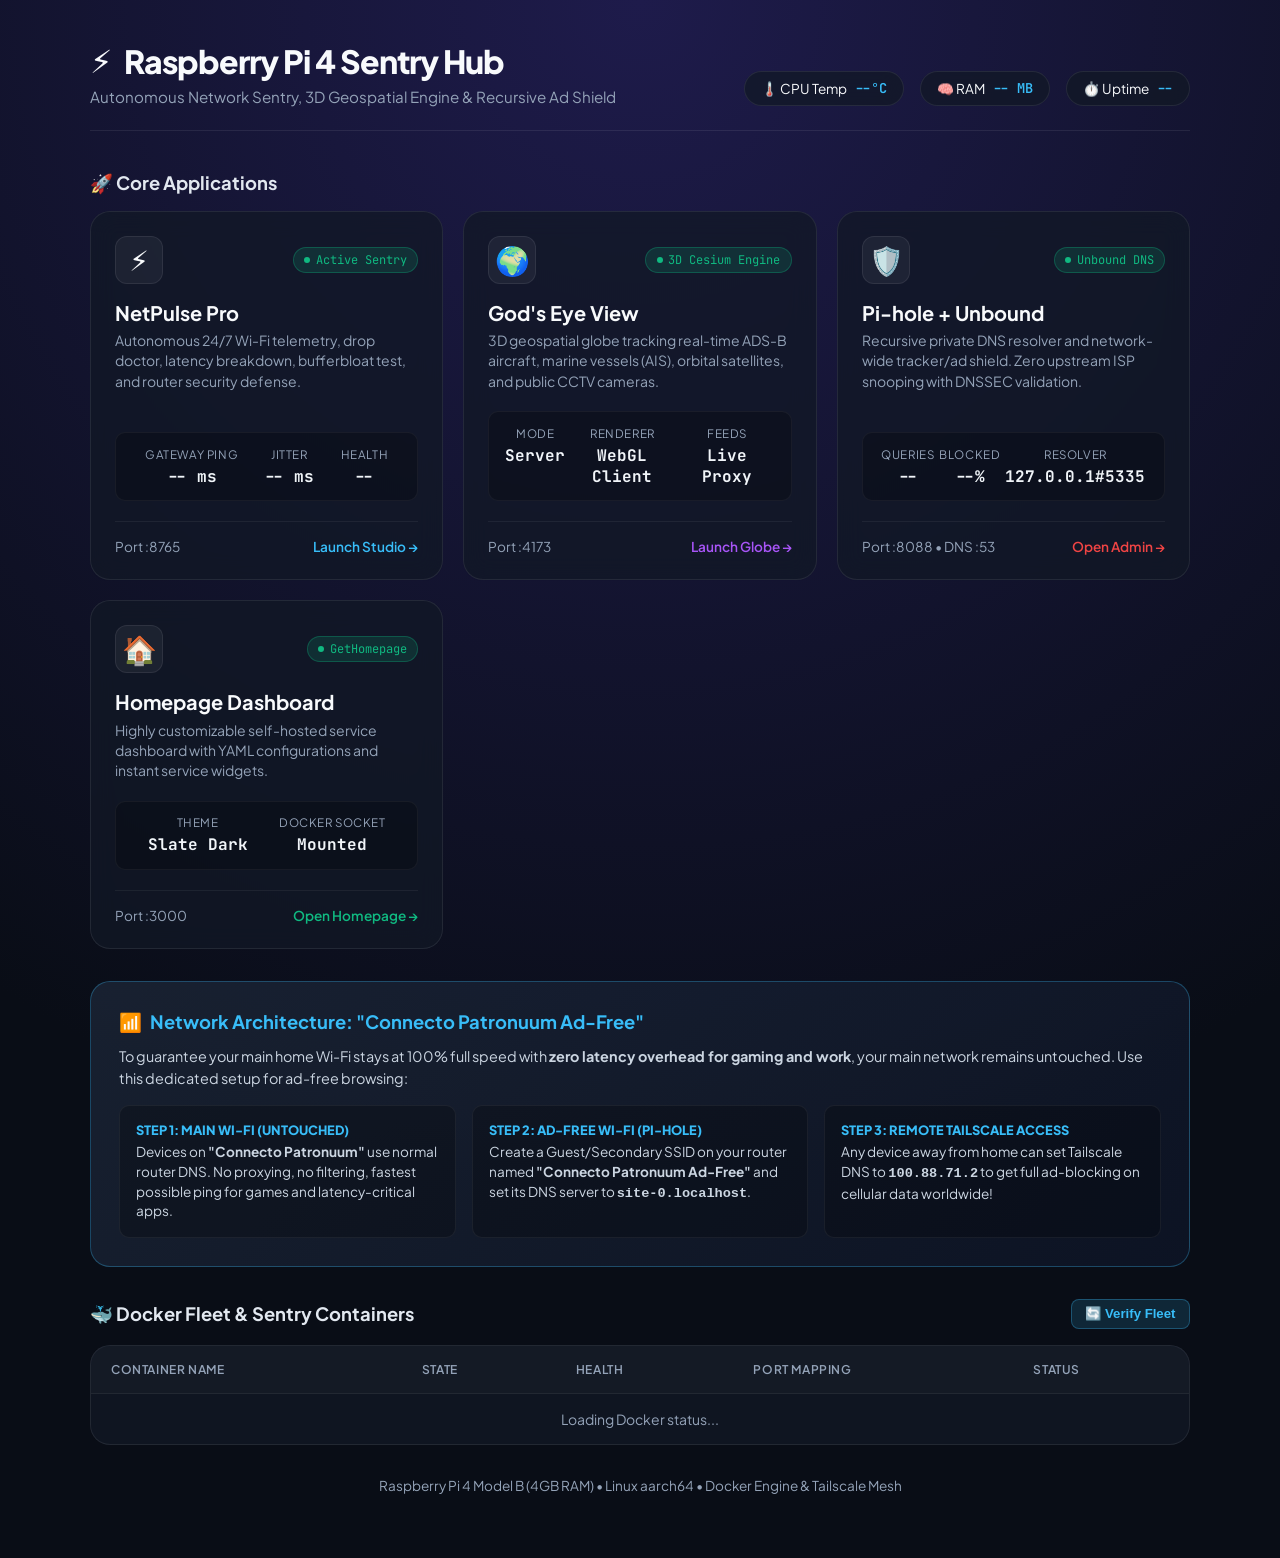
<file: portal/index.html>
<!DOCTYPE html>
<html lang="en">
<head>
  <meta charset="UTF-8">
  <meta name="viewport" content="width=device-width, initial-scale=1.0">
  <title>Raspberry Pi 4 Sentry Hub</title>
  <link rel="preconnect" href="https://fonts.googleapis.com">
  <link rel="preconnect" href="https://fonts.gstatic.com" crossorigin>
  <link href="https://fonts.googleapis.com/css2?family=Plus+Jakarta+Sans:wght@400;500;600;700;800&family=JetBrains+Mono:wght@500;600&display=swap" rel="stylesheet">
  <style>
    :root {
      --bg: #090d16;
      --card-bg: rgba(18, 24, 38, 0.75);
      --card-border: rgba(255, 255, 255, 0.08);
      --card-hover: rgba(255, 255, 255, 0.16);
      --text: #f8fafc;
      --muted: #94a3b8;
      --accent-pulse: #38bdf8;
      --accent-eye: #a855f7;
      --accent-pihole: #ef4444;
      --accent-home: #10b981;
      --accent-tail: #6366f1;
      --healthy: #10b981;
      --warning: #f59e0b;
    }
    * { box-sizing: border-box; margin: 0; padding: 0; }
    body {
      font-family: 'Plus Jakarta Sans', system-ui, sans-serif;
      background: radial-gradient(circle at 50% 0%, #1e1b4b 0%, var(--bg) 70%);
      color: var(--text);
      min-height: 100vh;
      display: flex;
      flex-direction: column;
      align-items: center;
      padding: 2.5rem 1.5rem 4rem;
    }
    .container {
      width: 100%;
      max-width: 1100px;
    }
    header {
      margin-bottom: 2.5rem;
      display: flex;
      justify-content: space-between;
      align-items: flex-end;
      flex-wrap: wrap;
      gap: 1.5rem;
      border-bottom: 1px solid var(--card-border);
      padding-bottom: 1.5rem;
    }
    .brand h1 {
      font-size: 2rem;
      font-weight: 800;
      letter-spacing: -0.03em;
      display: flex;
      align-items: center;
      gap: 0.75rem;
    }
    .brand p {
      color: var(--muted);
      font-size: 0.95rem;
      margin-top: 0.35rem;
    }
    .quick-stats {
      display: flex;
      gap: 1rem;
      flex-wrap: wrap;
    }
    .stat-pill {
      background: var(--card-bg);
      border: 1px solid var(--card-border);
      border-radius: 9999px;
      padding: 0.45rem 1rem;
      font-size: 0.85rem;
      display: flex;
      align-items: center;
      gap: 0.5rem;
      backdrop-filter: blur(10px);
    }
    .stat-pill .val {
      font-family: 'JetBrains Mono', monospace;
      font-weight: 600;
      color: #38bdf8;
    }
    .section-title {
      font-size: 1.15rem;
      font-weight: 700;
      color: #e2e8f0;
      margin: 2rem 0 1rem;
      display: flex;
      align-items: center;
      justify-content: space-between;
    }
    .section-title span {
      display: flex;
      align-items: center;
      gap: 0.5rem;
    }
    .grid {
      display: grid;
      grid-template-columns: repeat(auto-fit, minmax(320px, 1fr));
      gap: 1.25rem;
      margin-bottom: 2rem;
    }
    .card {
      background: var(--card-bg);
      border: 1px solid var(--card-border);
      border-radius: 1.25rem;
      padding: 1.5rem;
      text-decoration: none;
      color: inherit;
      transition: all 0.25s ease;
      display: flex;
      flex-direction: column;
      position: relative;
      overflow: hidden;
      backdrop-filter: blur(12px);
    }
    .card:hover {
      transform: translateY(-3px);
      border-color: var(--card-hover);
      box-shadow: 0 16px 32px -8px rgba(0, 0, 0, 0.4);
    }
    .card-header {
      display: flex;
      align-items: center;
      justify-content: space-between;
      margin-bottom: 1rem;
    }
    .card-icon {
      font-size: 1.75rem;
      width: 48px;
      height: 48px;
      display: flex;
      align-items: center;
      justify-content: center;
      border-radius: 12px;
      background: rgba(255, 255, 255, 0.05);
      border: 1px solid rgba(255, 255, 255, 0.08);
    }
    .card-badge {
      font-size: 0.75rem;
      font-family: 'JetBrains Mono', monospace;
      padding: 0.25rem 0.65rem;
      border-radius: 9999px;
      background: rgba(16, 185, 129, 0.15);
      color: var(--healthy);
      border: 1px solid rgba(16, 185, 129, 0.3);
      display: flex;
      align-items: center;
      gap: 0.35rem;
    }
    .dot {
      width: 6px;
      height: 6px;
      border-radius: 50%;
      background: currentColor;
    }
    .card h3 {
      font-size: 1.25rem;
      font-weight: 700;
      margin-bottom: 0.35rem;
    }
    .card p.desc {
      color: var(--muted);
      font-size: 0.875rem;
      line-height: 1.45;
      margin-bottom: 1.25rem;
      flex-grow: 1;
    }
    .live-widget {
      background: rgba(0, 0, 0, 0.25);
      border: 1px solid rgba(255, 255, 255, 0.05);
      border-radius: 10px;
      padding: 0.85rem 1rem;
      margin-bottom: 1.25rem;
      display: flex;
      justify-content: space-around;
      text-align: center;
    }
    .w-item .w-label {
      font-size: 0.725rem;
      text-transform: uppercase;
      letter-spacing: 0.05em;
      color: var(--muted);
      margin-bottom: 0.25rem;
    }
    .w-item .w-val {
      font-family: 'JetBrains Mono', monospace;
      font-size: 1rem;
      font-weight: 700;
      color: #f1f5f9;
    }
    .card-footer {
      display: flex;
      align-items: center;
      justify-content: space-between;
      border-top: 1px solid rgba(255, 255, 255, 0.06);
      padding-top: 1rem;
      font-size: 0.85rem;
      color: var(--muted);
    }
    .btn-launch {
      font-weight: 600;
      display: inline-flex;
      align-items: center;
      gap: 0.35rem;
      color: var(--accent-pulse);
    }
    .card.pulse .btn-launch { color: var(--accent-pulse); }
    .card.eye .btn-launch { color: var(--accent-eye); }
    .card.pihole .btn-launch { color: var(--accent-pihole); }
    .card.home .btn-launch { color: var(--accent-home); }

    /* Docker Fleet Table */
    .docker-table {
      width: 100%;
      border-collapse: separate;
      border-spacing: 0;
      background: var(--card-bg);
      border: 1px solid var(--card-border);
      border-radius: 1.25rem;
      overflow: hidden;
      margin-bottom: 2rem;
      backdrop-filter: blur(12px);
    }
    .docker-table th, .docker-table td {
      padding: 1rem 1.25rem;
      text-align: left;
      font-size: 0.875rem;
      border-bottom: 1px solid rgba(255, 255, 255, 0.06);
    }
    .docker-table th {
      background: rgba(255, 255, 255, 0.02);
      color: var(--muted);
      font-weight: 600;
      text-transform: uppercase;
      font-size: 0.75rem;
      letter-spacing: 0.05em;
    }
    .docker-table tr:last-child td { border-bottom: none; }
    .c-name {
      font-weight: 700;
      font-family: 'JetBrains Mono', monospace;
      color: #f1f5f9;
    }
    .c-ports {
      font-family: 'JetBrains Mono', monospace;
      color: #38bdf8;
      font-size: 0.8rem;
    }

    /* Guide Box */
    .guide-box {
      background: linear-gradient(135deg, rgba(30, 41, 59, 0.7) 0%, rgba(15, 23, 42, 0.7) 100%);
      border: 1px solid rgba(56, 189, 248, 0.3);
      border-radius: 1.25rem;
      padding: 1.75rem;
      margin-bottom: 2rem;
      position: relative;
    }
    .guide-box h4 {
      font-size: 1.15rem;
      font-weight: 700;
      margin-bottom: 0.75rem;
      color: #38bdf8;
      display: flex;
      align-items: center;
      gap: 0.5rem;
    }
    .guide-steps {
      display: grid;
      grid-template-columns: repeat(auto-fit, minmax(260px, 1fr));
      gap: 1rem;
      margin-top: 1rem;
    }
    .step-card {
      background: rgba(0, 0, 0, 0.25);
      border: 1px solid rgba(255, 255, 255, 0.06);
      border-radius: 10px;
      padding: 1rem;
    }
    .step-num {
      font-weight: 800;
      color: #38bdf8;
      font-size: 0.8rem;
      text-transform: uppercase;
      margin-bottom: 0.25rem;
    }
    .step-text {
      font-size: 0.85rem;
      color: #cbd5e1;
      line-height: 1.45;
    }
    .btn-action {
      background: rgba(56, 189, 248, 0.15);
      color: #38bdf8;
      border: 1px solid rgba(56, 189, 248, 0.3);
      border-radius: 8px;
      padding: 0.4rem 0.85rem;
      font-size: 0.825rem;
      font-weight: 600;
      cursor: pointer;
      transition: all 0.2s;
    }
    .btn-action:hover {
      background: rgba(56, 189, 248, 0.25);
    }
    footer {
      text-align: center;
      color: var(--muted);
      font-size: 0.85rem;
      margin-top: 2rem;
    }
  </style>
</head>
<body>
  <div class="container">
    <header>
      <div class="brand">
        <h1><span>⚡</span> Raspberry Pi 4 Sentry Hub</h1>
        <p>Autonomous Network Sentry, 3D Geospatial Engine & Recursive Ad Shield</p>
      </div>
      <div class="quick-stats">
        <div class="stat-pill"><span>🌡️ CPU Temp</span><span id="stat-temp" class="val">--°C</span></div>
        <div class="stat-pill"><span>🧠 RAM</span><span id="stat-mem" class="val">-- MB</span></div>
        <div class="stat-pill"><span>⏱️ Uptime</span><span id="stat-uptime" class="val">--</span></div>
      </div>
    </header>

    <!-- Services Grid -->
    <div class="section-title">
      <span>🚀 Core Applications</span>
    </div>

    <div class="grid">
      <!-- NetPulse Pro -->
      <a id="link-pulse" href="http://192.168.1.107:8765" class="card pulse">
        <div class="card-header">
          <div class="card-icon">⚡</div>
          <div class="card-badge"><span class="dot"></span> Active Sentry</div>
        </div>
        <h3>NetPulse Pro</h3>
        <p class="desc">Autonomous 24/7 Wi-Fi telemetry, drop doctor, latency breakdown, bufferbloat test, and router security defense.</p>
        <div class="live-widget">
          <div class="w-item"><div class="w-label">Gateway Ping</div><div id="w-ping" class="w-val">-- ms</div></div>
          <div class="w-item"><div class="w-label">Jitter</div><div id="w-jitter" class="w-val">-- ms</div></div>
          <div class="w-item"><div class="w-label">Health</div><div id="w-health" class="w-val">--</div></div>
        </div>
        <div class="card-footer">
          <span>Port :8765</span>
          <span class="btn-launch">Launch Studio &rarr;</span>
        </div>
      </a>

      <!-- God's Eye View -->
      <a id="link-eye" href="http://192.168.1.107:4173" class="card eye">
        <div class="card-header">
          <div class="card-icon">🌍</div>
          <div class="card-badge"><span class="dot"></span> 3D Cesium Engine</div>
        </div>
        <h3>God's Eye View</h3>
        <p class="desc">3D geospatial globe tracking real-time ADS-B aircraft, marine vessels (AIS), orbital satellites, and public CCTV cameras.</p>
        <div class="live-widget">
          <div class="w-item"><div class="w-label">Mode</div><div class="w-val">Server</div></div>
          <div class="w-item"><div class="w-label">Renderer</div><div class="w-val">WebGL Client</div></div>
          <div class="w-item"><div class="w-label">Feeds</div><div class="w-val">Live Proxy</div></div>
        </div>
        <div class="card-footer">
          <span>Port :4173</span>
          <span class="btn-launch">Launch Globe &rarr;</span>
        </div>
      </a>

      <!-- Pi-hole + Unbound -->
      <a id="link-pihole" href="http://192.168.1.107:8088/admin" class="card pihole">
        <div class="card-header">
          <div class="card-icon">🛡️</div>
          <div class="card-badge"><span class="dot"></span> Unbound DNS</div>
        </div>
        <h3>Pi-hole + Unbound</h3>
        <p class="desc">Recursive private DNS resolver and network-wide tracker/ad shield. Zero upstream ISP snooping with DNSSEC validation.</p>
        <div class="live-widget">
          <div class="w-item"><div class="w-label">Queries</div><div id="w-queries" class="w-val">--</div></div>
          <div class="w-item"><div class="w-label">Blocked</div><div id="w-blocked" class="w-val">--%</div></div>
          <div class="w-item"><div class="w-label">Resolver</div><div class="w-val">127.0.0.1#5335</div></div>
        </div>
        <div class="card-footer">
          <span>Port :8088 • DNS :53</span>
          <span class="btn-launch">Open Admin &rarr;</span>
        </div>
      </a>

      <!-- Homepage Dashboard -->
      <a id="link-home" href="http://192.168.1.107:3000" class="card home">
        <div class="card-header">
          <div class="card-icon">🏠</div>
          <div class="card-badge"><span class="dot"></span> GetHomepage</div>
        </div>
        <h3>Homepage Dashboard</h3>
        <p class="desc">Highly customizable self-hosted service dashboard with YAML configurations and instant service widgets.</p>
        <div class="live-widget">
          <div class="w-item"><div class="w-label">Theme</div><div class="w-val">Slate Dark</div></div>
          <div class="w-item"><div class="w-label">Docker Socket</div><div class="w-val">Mounted</div></div>
        </div>
        <div class="card-footer">
          <span>Port :3000</span>
          <span class="btn-launch">Open Homepage &rarr;</span>
        </div>
      </a>
    </div>

    <!-- Network Guide -->
    <div class="guide-box">
      <h4><span>📶</span> Network Architecture: "Connecto Patronuum Ad-Free"</h4>
      <p style="font-size:0.9rem; color:#cbd5e1; line-height:1.5;">
        To guarantee your main home Wi-Fi stays at 100% full speed with <strong>zero latency overhead for gaming and work</strong>, your main network remains untouched. Use this dedicated setup for ad-free browsing:
      </p>
      <div class="guide-steps">
        <div class="step-card">
          <div class="step-num">Step 1: Main Wi-Fi (Untouched)</div>
          <div class="step-text">Devices on <strong>"Connecto Patronuum"</strong> use normal router DNS. No proxying, no filtering, fastest possible ping for games and latency-critical apps.</div>
        </div>
        <div class="step-card">
          <div class="step-num">Step 2: Ad-Free Wi-Fi (Pi-hole)</div>
          <div class="step-text">Create a Guest/Secondary SSID on your router named <strong>"Connecto Patronuum Ad-Free"</strong> and set its DNS server to <strong><code id="pi-ip-dns">192.168.1.107</code></strong>.</div>
        </div>
        <div class="step-card">
          <div class="step-num">Step 3: Remote Tailscale Access</div>
          <div class="step-text">Any device away from home can set Tailscale DNS to <strong><code>100.88.71.2</code></strong> to get full ad-blocking on cellular data worldwide!</div>
        </div>
      </div>
    </div>

    <!-- Docker Fleet Table -->
    <div class="section-title">
      <span>🐳 Docker Fleet & Sentry Containers</span>
      <div>
        <button id="btn-refresh" class="btn-action" onclick="fetchDockerStatus()">🔄 Verify Fleet</button>
      </div>
    </div>

    <table class="docker-table">
      <thead>
        <tr>
          <th>Container Name</th>
          <th>State</th>
          <th>Health</th>
          <th>Port Mapping</th>
          <th>Status</th>
        </tr>
      </thead>
      <tbody id="docker-body">
        <tr><td colspan="5" style="text-align:center; color:#94a3b8;">Loading Docker status...</td></tr>
      </tbody>
    </table>

    <footer>
      Raspberry Pi 4 Model B (4GB RAM) • Linux aarch64 • Docker Engine & Tailscale Mesh
    </footer>
  </div>

  <script>
    const host = (window.location.hostname && window.location.hostname !== '' && window.location.protocol !== 'file:') ? window.location.hostname : '192.168.1.107';
    document.getElementById('link-pulse').href = 'http://' + host + ':8765';
    document.getElementById('link-eye').href = 'http://' + host + ':4173';
    document.getElementById('link-pihole').href = 'http://' + host + ':8088/admin';
    document.getElementById('link-home').href = 'http://' + host + ':3000';
    document.getElementById('pi-ip-dns').innerText = host;

    async function fetchDockerStatus() {
      try {
        const res = await fetch('http://' + host + ':8765/api/docker/status');
        if (!res.ok) return;
        const data = await res.json();
        
        // Update hardware metrics
        if (data.hardware) {
          const hw = data.hardware;
          if (hw.cpu_temp_c) document.getElementById('stat-temp').innerText = hw.cpu_temp_c + '°C';
          if (hw.memory_used_mb && hw.memory_total_mb) {
            document.getElementById('stat-mem').innerText = hw.memory_used_mb + ' / ' + hw.memory_total_mb + ' MB';
          }
          if (hw.uptime_seconds) {
            const days = Math.floor(hw.uptime_seconds / 86400);
            const hrs = Math.floor((hw.uptime_seconds % 86400) / 3600);
            document.getElementById('stat-uptime').innerText = days + 'd ' + hrs + 'h';
          }
        }

        // Render table
        const tbody = document.getElementById('docker-body');
        if (data.containers && data.containers.length > 0) {
          tbody.innerHTML = data.containers.map(c => `
            <tr>
              <td><span class="c-name">${c.name}</span></td>
              <td><span style="color:${c.state === 'running' ? '#10b981' : '#f59e0b'}; text-transform:uppercase; font-size:0.75rem; font-weight:700;">${c.state}</span></td>
              <td><span class="card-badge" style="display:inline-flex;"><span class="dot"></span> ${c.health}</span></td>
              <td><span class="c-ports">${c.ports}</span></td>
              <td style="color:#94a3b8; font-size:0.8rem;">${c.status}</td>
            </tr>
          `).join('');
        }
      } catch (e) {
        console.error('Docker status fetch failed:', e);
      }
    }

    async function fetchAppWidgets() {
      // NetPulse Ping widget
      try {
        const res = await fetch('http://' + host + ':8765/api/status');
        if (res.ok) {
          const s = await res.json();
          if (s.gateway_ping) {
            document.getElementById('w-ping').innerText = (s.gateway_ping.avg_ms || 2.1) + ' ms';
            document.getElementById('w-jitter').innerText = (s.gateway_ping.jitter_ms || 0.4) + ' ms';
          }
          document.getElementById('w-health').innerText = s.overall_health || 'Optimal';
        }
      } catch (e) {}

      // Pi-hole stats widget
      try {
        const res = await fetch('http://' + host + ':8765/api/pihole/stats');
        if (res.ok) {
          const p = await res.json();
          if (p.online) {
            document.getElementById('w-queries').innerText = p.total_queries;
            document.getElementById('w-blocked').innerText = p.percent_blocked + '%';
          }
        }
      } catch (e) {}
    }

    fetchDockerStatus();
    fetchAppWidgets();
    setInterval(fetchDockerStatus, 10000);
    setInterval(fetchAppWidgets, 10000);
  </script>
</body>
</html>
</file>
